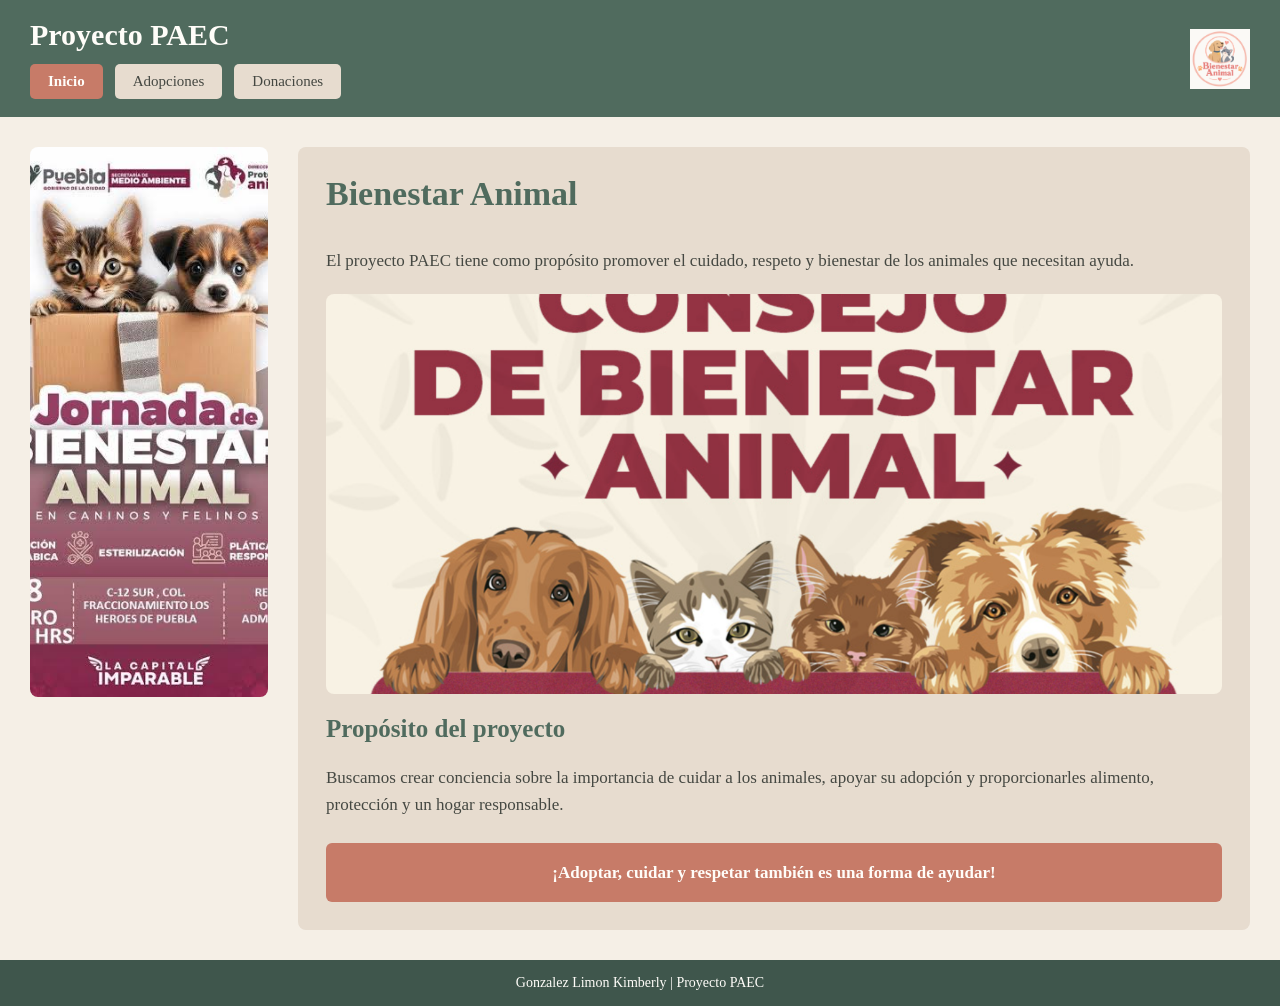
<file: Index.html>
<!DOCTYPE html>
<html lang="es">

<head>
    <meta charset="UTF-8">
    <title>Inicio - Gonzalez Limon Kimberly</title>

    <!-- Hoja de estilos externa -->
    <link rel="stylesheet" href="estilo.css">
</head>

<body>

    <!-- Encabezado -->
    <header>

        <div>

            <h1 style="margin:0;">Proyecto PAEC</h1>

            <!-- Menú de navegación -->
            <nav class="barra-navegacion">

                <a href="index.html" class="boton-nav activo">Inicio</a>

                <a href="Adopciones.html" class="boton-nav">Adopciones</a>

                <a href="Donaciones.html" class="boton-nav">Donaciones</a>

            </nav>

        </div>

        <img src="imagenes/Emblema Pastel de Bienestar Animal.png"
             alt="Logo del proyecto PAEC"
             title="Logo del proyecto"
             class="logo-pequeno">

    </header>


    <!-- Contenido principal -->
    <main>

        <!-- Imagen lateral -->
        <aside>

            <img src="imagenes/inicio3.jpg"
                 alt="Animal que necesita un hogar">

        </aside>


        <!-- Información del proyecto -->
        <section>

            <article>

                <h1>Bienestar Animal</h1>

                <p>
                    El proyecto PAEC tiene como propósito promover el cuidado,
                    respeto y bienestar de los animales que necesitan ayuda.
                </p>

                <img class="imagen-principal"
                     src="imagenes/inicio2.png"
                     alt="Perro">

                <h2>Propósito del proyecto</h2>

                <p>
                    Buscamos crear conciencia sobre la importancia de cuidar
                    a los animales, apoyar su adopción y proporcionarles
                    alimento, protección y un hogar responsable.
                </p>

                <div class="mensaje">

                    <p>
                        ¡Adoptar, cuidar y respetar también es una forma de ayudar!
                    </p>

                </div>

            </article>

        </section>

    </main>


    <!-- Pie de página -->
    <footer>

        <p>Gonzalez Limon Kimberly | Proyecto PAEC</p>

    </footer>

</body>

</html>
</file>
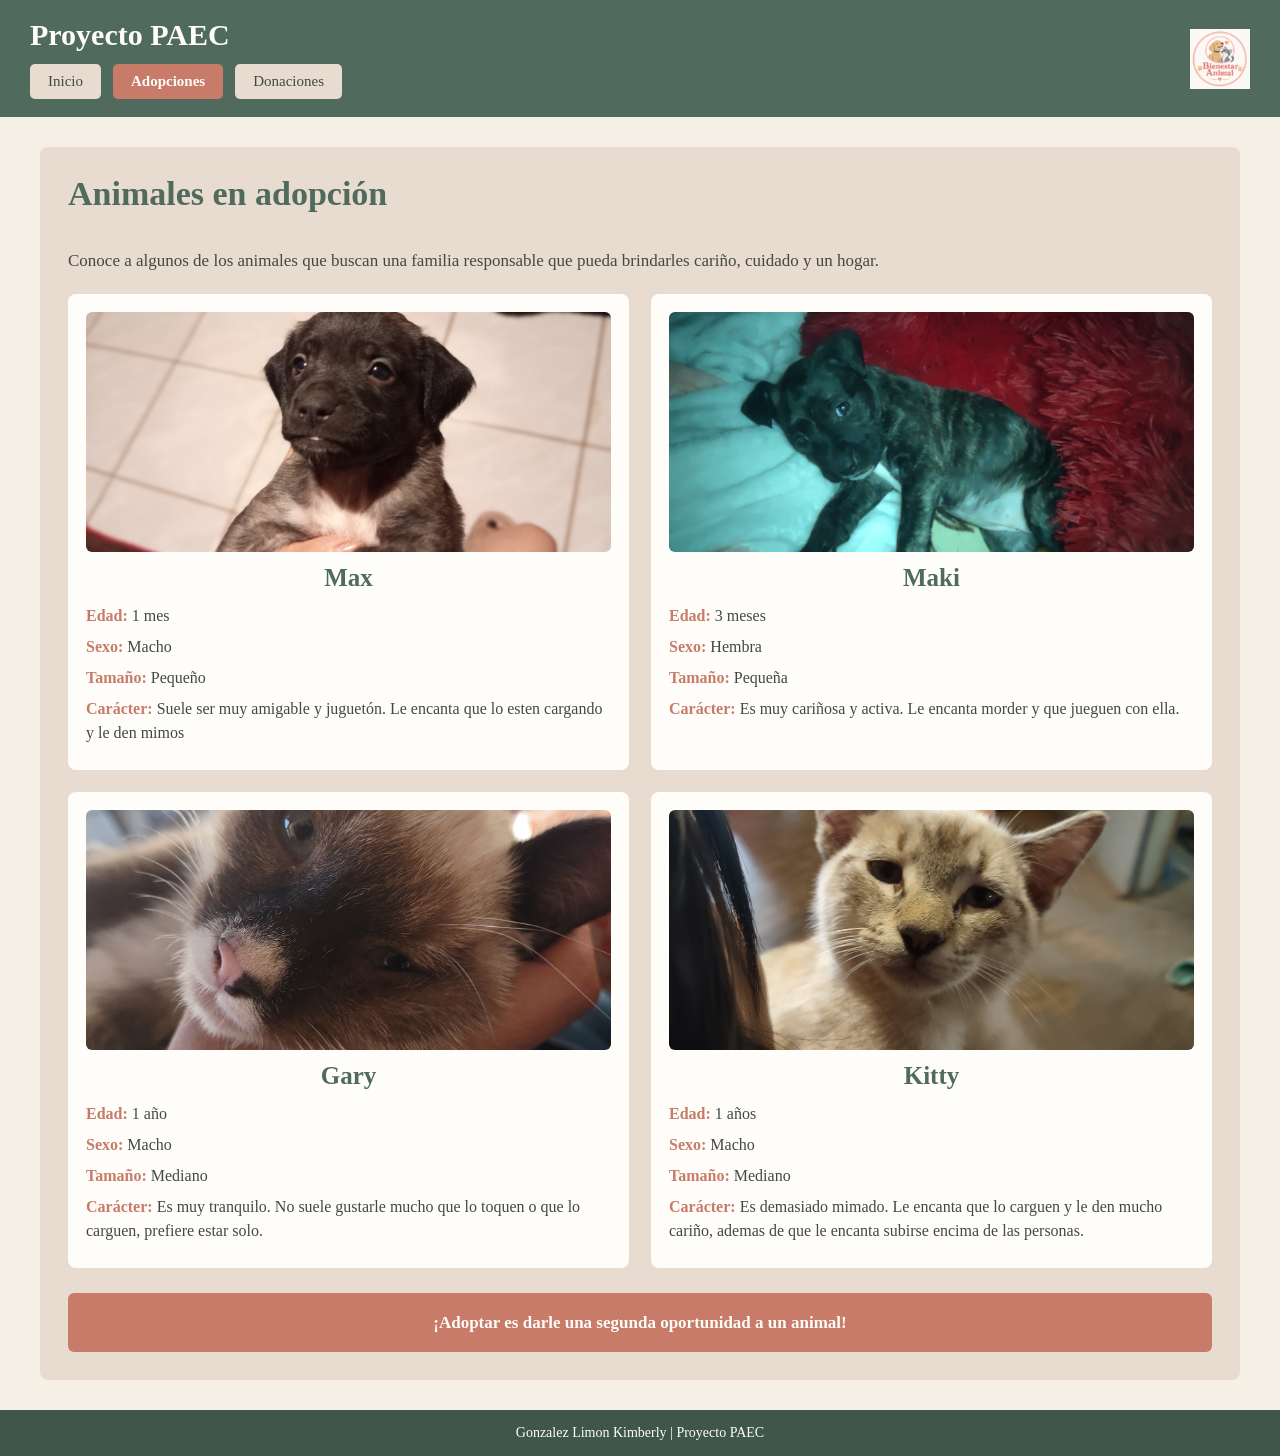
<file: Adopciones.html>
<!DOCTYPE html>
<html lang="es">

<head>
    <meta charset="UTF-8">
    <title>Adopciones - Gonzalez Limon Kimberly</title>

    <link rel="stylesheet" href="estilo.css">
</head>

<body>

    <!-- Encabezado -->
    <header>

        <div>

            <h1>Proyecto PAEC</h1>

            <!-- Menú de navegación -->
            <nav class="barra-navegacion">

                <a href="index.html" class="boton-nav">Inicio</a>

                <a href="Adopciones.html" class="boton-nav activo">Adopciones</a>

                <a href="Donaciones.html" class="boton-nav">Donaciones</a>

            </nav>

        </div>

        <img src="imagenes/Emblema Pastel de Bienestar Animal.png"
             alt="Logo del proyecto PAEC"
             class="logo-pequeno">

    </header>


    <!-- Contenido principal -->
    <main>

        <section>

            <article>

                <h1>Animales en adopción</h1>

                <p>
                    Conoce a algunos de los animales que buscan una familia
                    responsable que pueda brindarles cariño, cuidado y un hogar.
                </p>


                <!-- Galería de animales -->
                <div class="contenedor-adopciones">


                    <!-- Max -->
                    <div class="tarjeta">

                        <img src="imagenes/Max.jpg"
                             alt="Perro Max">

                        <h2>Max</h2>

                        <p>
                            <strong>Edad:</strong> 1 mes
                        </p>

                        <p>
                            <strong>Sexo:</strong> Macho
                        </p>

                        <p>
                            <strong>Tamaño:</strong> Pequeño
                        </p>

                        <p>
                            <strong>Carácter:</strong> Suele ser muy amigable y juguetón. Le encanta que lo esten cargando y le den mimos
                        </p>

                    </div>


                    <!-- Maki -->
                    <div class="tarjeta">

                        <img src="imagenes/Maki.jpg"
                             alt="Perra Maki">

                        <h2>Maki</h2>

                        <p>
                            <strong>Edad:</strong> 3 meses
                        </p>

                        <p>
                            <strong>Sexo:</strong> Hembra
                        </p>

                        <p>
                            <strong>Tamaño:</strong> Pequeña
                        </p>

                        <p>
                            <strong>Carácter:</strong> Es muy cariñosa y activa. Le encanta morder y que jueguen con ella.
                        </p>

                    </div>


                    <!-- Gary -->
                    <div class="tarjeta">

                        <img src="imagenes/Gary.jpg"
                             alt="Gato Gary">

                        <h2>Gary</h2>

                        <p>
                            <strong>Edad:</strong> 1 año
                        </p>

                        <p>
                            <strong>Sexo:</strong> Macho
                        </p>

                        <p>
                            <strong>Tamaño:</strong> Mediano
                        </p>

                        <p>
                            <strong>Carácter:</strong> Es muy tranquilo. No suele gustarle mucho que lo toquen o que lo carguen, prefiere estar solo.
                        </p>

                    </div>


                    <!-- Kitty -->
                    <div class="tarjeta">

                        <img src="imagenes/Kitty.jpg"
                             alt="Gato Kitty">

                        <h2>Kitty</h2>

                        <p>
                            <strong>Edad:</strong> 1 años
                        </p>

                        <p>
                            <strong>Sexo:</strong> Macho
                        </p>

                        <p>
                            <strong>Tamaño:</strong> Mediano
                        </p>

                        <p>
                            <strong>Carácter:</strong> Es demasiado mimado. Le encanta que lo carguen y le den mucho cariño, ademas de que le encanta subirse encima de las personas.
                        </p>

                    </div>

                </div>


                <!-- Mensaje -->
                <div class="mensaje">

                    <p>
                        ¡Adoptar es darle una segunda oportunidad a un animal!
                    </p>

                </div>

            </article>

        </section>

    </main>


    <!-- Pie de página -->
    <footer>

        <p>Gonzalez Limon Kimberly | Proyecto PAEC</p>

    </footer>

</body>

</html>
</file>
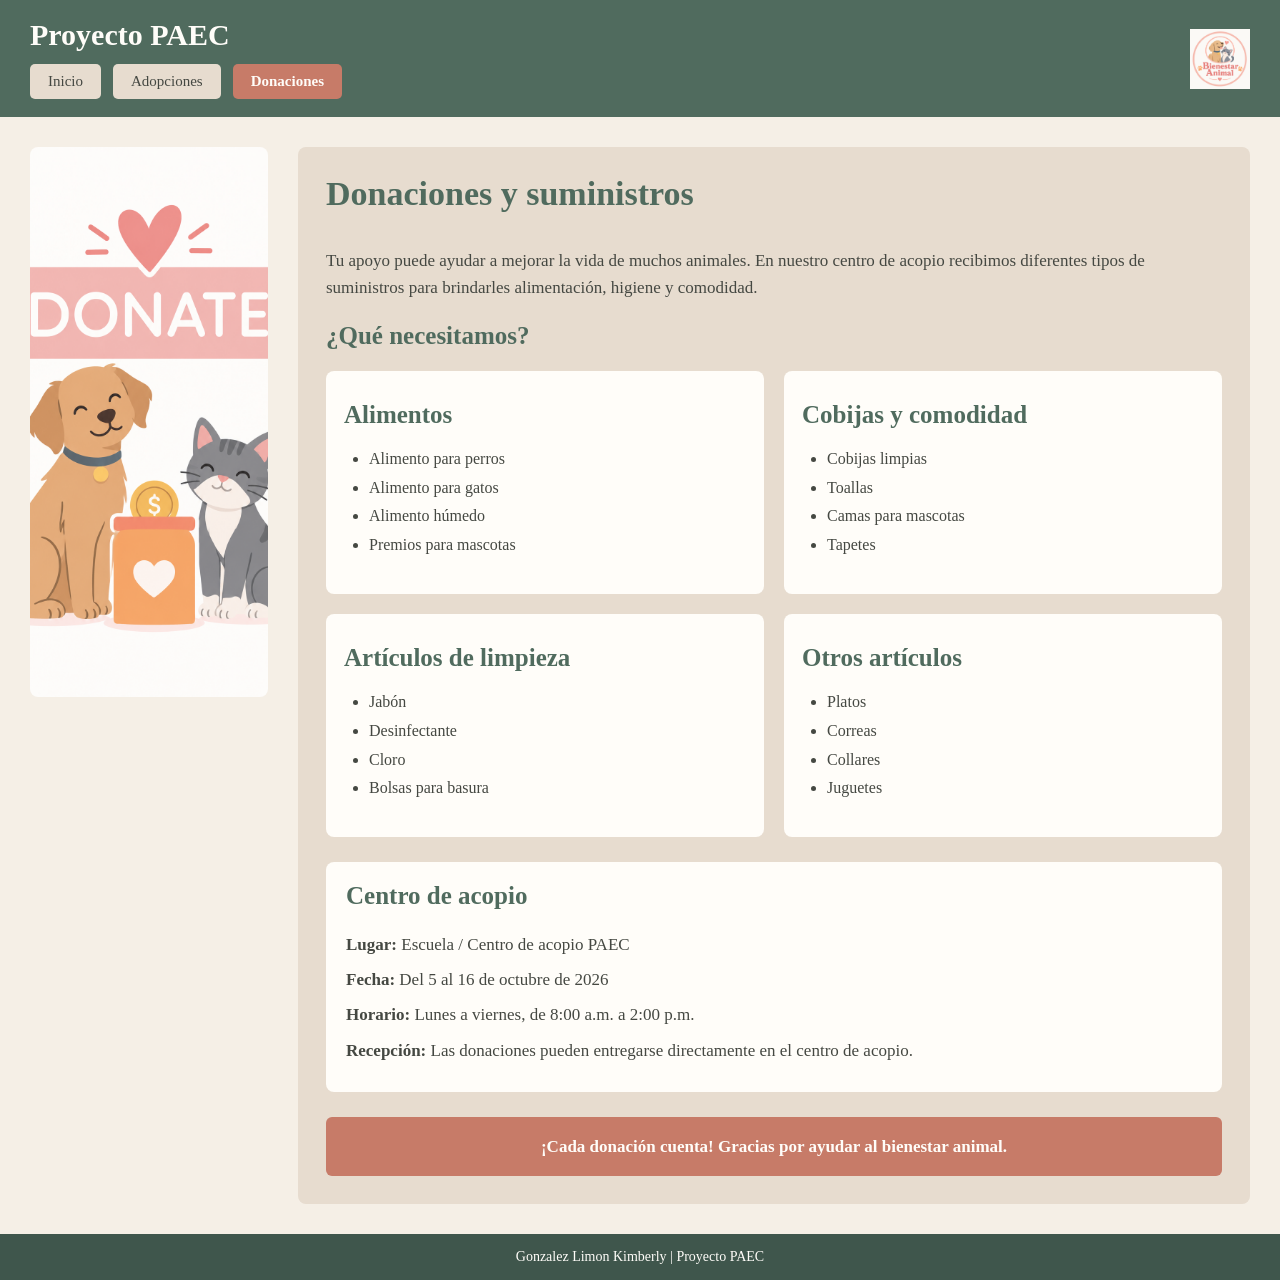
<file: Donaciones.html>
<!DOCTYPE html>
<html lang="es">

<head>
    <meta charset="UTF-8">
    <title>Donaciones - Gonzalez Limon Kimberly</title>

    <!-- Hoja de estilos externa -->
    <link rel="stylesheet" href="estilo.css">
</head>

<body>

    <!-- Encabezado -->
    <header>

        <div>

            <h1 style="margin:0;">Proyecto PAEC</h1>

            <!-- Menú de navegación -->
            <nav class="barra-navegacion">

                <a href="index.html" class="boton-nav">Inicio</a>

                <a href="Adopciones.html" class="boton-nav">Adopciones</a>

                <a href="Donaciones.html" class="boton-nav activo">Donaciones</a>

            </nav>

        </div>

        <img src="imagenes/Emblema Pastel de Bienestar Animal.png"
             alt="Logo del proyecto PAEC"
             title="Logo del proyecto"
             class="logo-pequeno">

    </header>


    <!-- Contenido principal -->
    <main>

        <aside>

            <img src="imagenes/Donación con perro y gato.png"
                 alt="Donaciones para animales">

        </aside>


        <section>

            <article>

                <h1>Donaciones y suministros</h1>

                <p>
                    Tu apoyo puede ayudar a mejorar la vida de muchos animales.
                    En nuestro centro de acopio recibimos diferentes tipos de
                    suministros para brindarles alimentación, higiene y comodidad.
                </p>


                <h2>¿Qué necesitamos?</h2>


                <!-- Tarjetas de donaciones -->
                <div class="contenedor-donaciones">


                    <div class="tarjeta">

                        <h2>Alimentos</h2>

                        <ul>
                            <li>Alimento para perros</li>
                            <li>Alimento para gatos</li>
                            <li>Alimento húmedo</li>
                            <li>Premios para mascotas</li>
                        </ul>

                    </div>


                    <div class="tarjeta">

                        <h2>Cobijas y comodidad</h2>

                        <ul>
                            <li>Cobijas limpias</li>
                            <li>Toallas</li>
                            <li>Camas para mascotas</li>
                            <li>Tapetes</li>
                        </ul>

                    </div>


                    <div class="tarjeta">

                        <h2>Artículos de limpieza</h2>

                        <ul>
                            <li>Jabón</li>
                            <li>Desinfectante</li>
                            <li>Cloro</li>
                            <li>Bolsas para basura</li>
                        </ul>

                    </div>


                    <div class="tarjeta">

                        <h2>Otros artículos</h2>

                        <ul>
                            <li>Platos</li>
                            <li>Correas</li>
                            <li>Collares</li>
                            <li>Juguetes</li>
                        </ul>

                    </div>

                </div>


                <!-- Información del centro de acopio -->
                <div class="centro-acopio">

                    <h2>Centro de acopio</h2>

                    <p>
                        <strong>Lugar:</strong> Escuela / Centro de acopio PAEC
                    </p>

                    <p>
                        <strong>Fecha:</strong> Del 5 al 16 de octubre de 2026
                    </p>

                    <p>
                        <strong>Horario:</strong> Lunes a viernes, de 8:00 a.m. a 2:00 p.m.
                    </p>

                    <p>
                        <strong>Recepción:</strong> Las donaciones pueden entregarse
                        directamente en el centro de acopio.
                    </p>

                </div>


                <!-- Mensaje final -->
                <div class="mensaje">

                    <p>
                        ¡Cada donación cuenta! Gracias por ayudar al bienestar animal.
                    </p>

                </div>

            </article>

        </section>

    </main>


    <!-- Pie de página -->
    <footer>

        <p>Gonzalez Limon Kimberly | Proyecto PAEC</p>

    </footer>

</body>

</html>
</file>
<file: estilo.css>
html, body {
    margin: 0;
    padding: 0;
    width: 100%;
    min-height: 100vh;
    background-color: #F5EFE6;
    font-family: "Times New Roman", serif;
    color: #454842;
    display: flex;
    flex-direction: column;
}

header {
    display: flex;
    justify-content: space-between;
    align-items: center;
    background-color: #506B5E;
    padding: 18px 30px;
    box-sizing: border-box;
}

header h1 {
    margin: 0;
    color: #FFFDF9;
    font-size: 30px;
}

.logo-pequeno {
    width: 60px;
    height: 60px;
    object-fit: contain;
}

.barra-navegacion {
    display: flex;
    gap: 12px;
    margin-top: 12px;
}

.boton-nav {
    text-decoration: none;
    color: #454842;
    background-color: #E7DCCF;
    padding: 9px 18px;
    border-radius: 5px;
    font-size: 15px;
    font-family: Georgia, serif;
}

.boton-nav:hover {
    background-color: #C77B68;
    color: #FFFDF9;
}

.boton-nav.activo {
    background-color: #C77B68;
    color: #FFFDF9;
    font-weight: bold;
}

main {
    display: flex;
    gap: 30px;
    padding: 30px;
    box-sizing: border-box;
    flex: 1;
    width: 100%;
}

section {
    width: 100%;
    display: flex;
    flex-direction: column;
}

article {
    width: 100%;
    max-width: 1200px;
    margin: auto;
    background-color: #E7DCCF;
    padding: 28px;
    border-radius: 8px;
    box-sizing: border-box;
}

article h1 {
    font-size: 34px;
    margin-top: 0;
    color: #506B5E;
}

article h2 {
    color: #506B5E;
    font-size: 25px;
}

article p {
    font-size: 17px;
    line-height: 1.6;
}

aside {
    width: 25%;
    display: flex;
    justify-content: center;
    align-items: flex-start;
}

aside img {
    width: 100%;
    max-width: 330px;
    height: 550px;
    object-fit: cover;
    display: block;
    border-radius: 8px;
}

.imagen-principal {
    width: 100%;
    height: 400px;
    object-fit: cover;
    display: block;
    margin: 20px 0;
    border-radius: 8px;
}

.contenedor-adopciones {
    display: grid;
    grid-template-columns: repeat(2, 1fr);
    gap: 22px;
    margin-top: 20px;
}

.tarjeta {
    background-color: #FFFDF9;
    padding: 18px;
    border-radius: 8px;
    box-sizing: border-box;
}

.tarjeta img {
    width: 100%;
    height: 240px;
    object-fit: cover;
    display: block;
    border-radius: 6px;
}

.tarjeta h2 {
    text-align: center;
    margin: 12px 0;
    color: #506B5E;
}

.tarjeta p {
    font-size: 16px;
    line-height: 1.5;
    margin: 7px 0;
}

.tarjeta strong {
    color: #C77B68;
}

.contenedor-donaciones {
    display: grid;
    grid-template-columns: repeat(2, 1fr);
    gap: 20px;
    margin-top: 20px;
}

.contenedor-donaciones .tarjeta h2 {
    text-align: left;
}

.tarjeta ul {
    padding-left: 25px;
    line-height: 1.8;
    font-size: 16px;
}

.centro-acopio {
    background-color: #FFFDF9;
    padding: 20px;
    margin-top: 25px;
    border-radius: 8px;
}

.centro-acopio h2 {
    margin-top: 0;
    color: #506B5E;
}

.centro-acopio p {
    margin: 8px 0;
    text-align: left;
    color: #454842;
}

.mensaje {
    background-color: #C77B68;
    padding: 16px;
    margin-top: 25px;
    border-radius: 6px;
    text-align: center;
}

.mensaje p {
    margin: 0;
    color: #FFFDF9;
    text-align: center;
    font-weight: bold;
}

footer {
    background-color: #3F564C;
    color: #FFFDF9;
    text-align: center;
    padding: 15px;
    width: 100%;
    box-sizing: border-box;
}

footer p {
    margin: 0;
    font-size: 14px;
}
</file>
